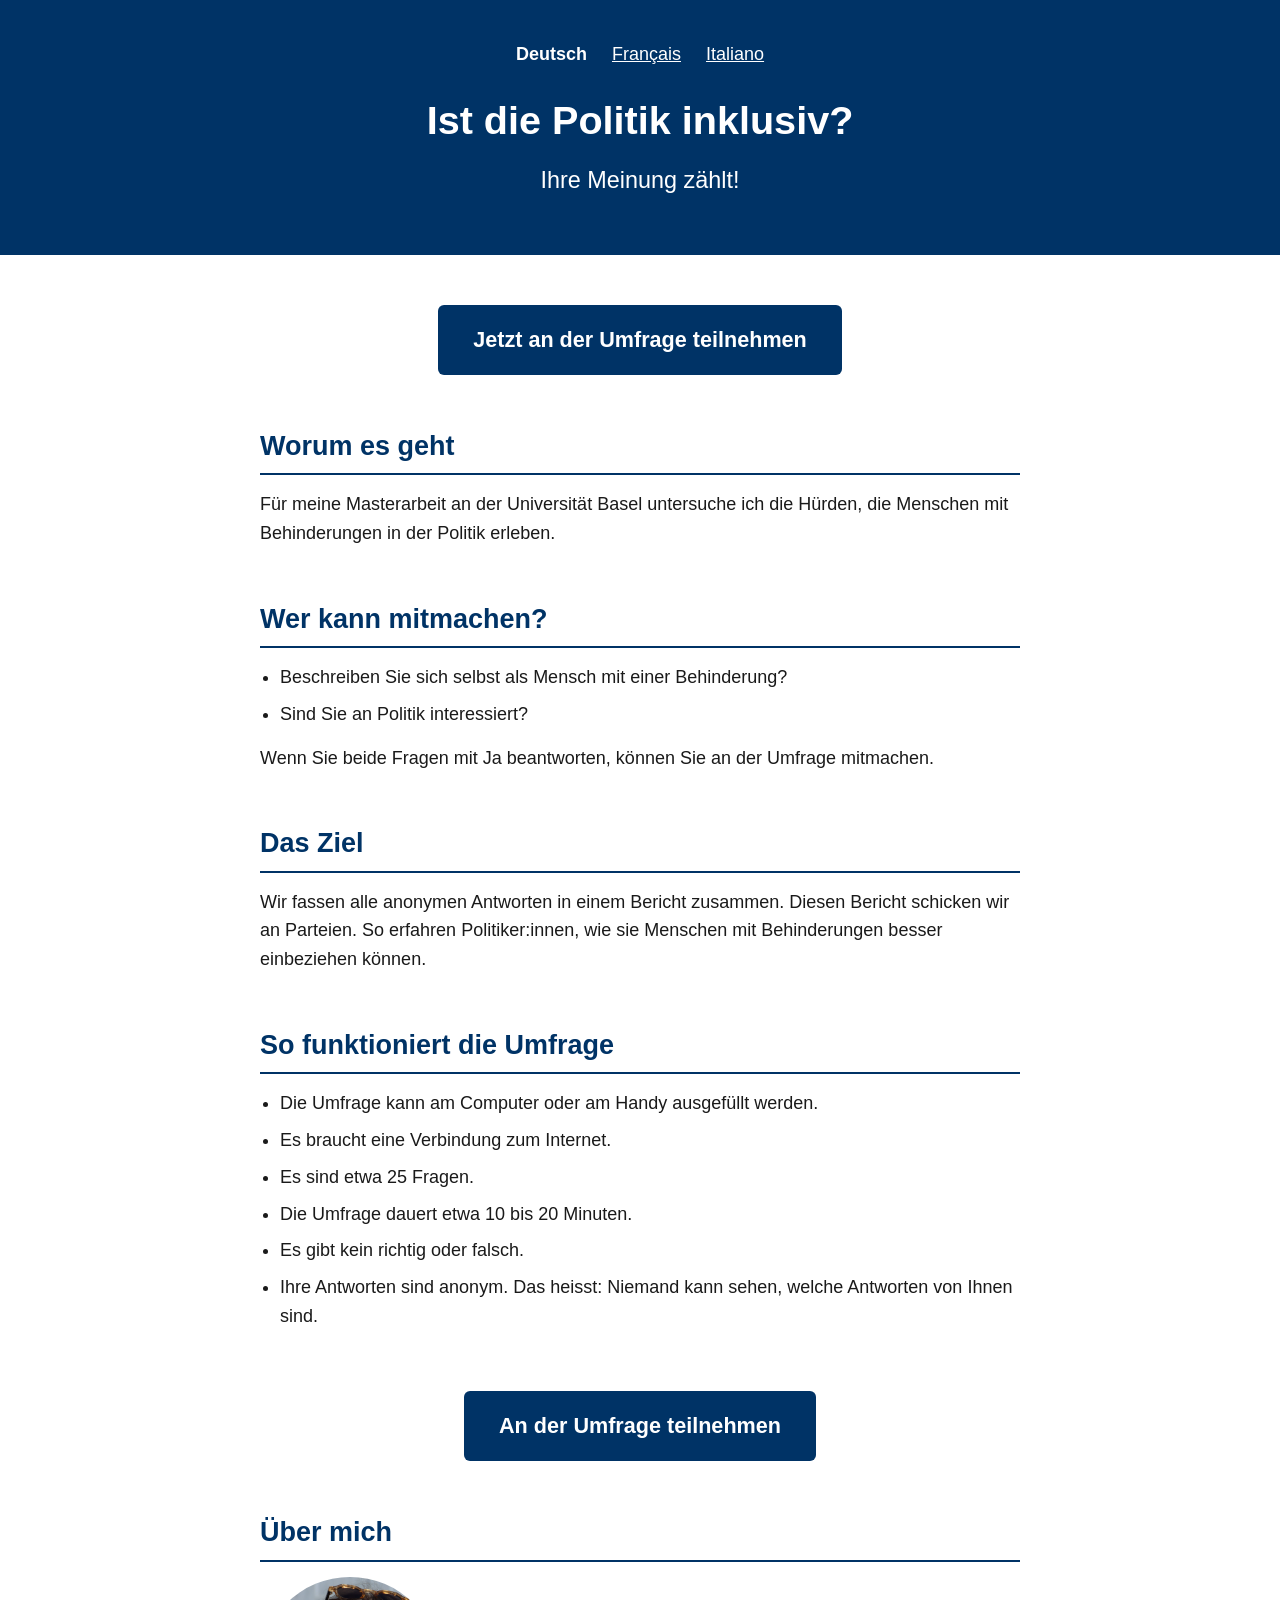
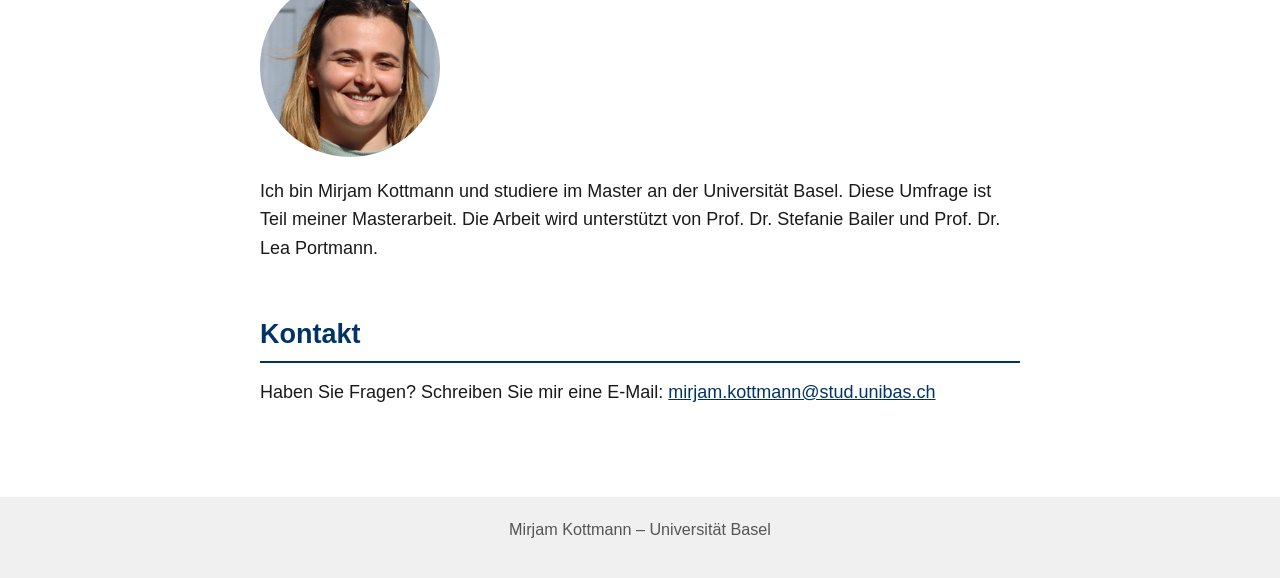
<file: index.html>
<!DOCTYPE html>
<html lang="de">
<head>
    <meta charset="UTF-8">
    <meta name="viewport" content="width=device-width, initial-scale=1.0">
    <meta name="robots" content="noindex">
    <title>Ist die Politik inklusiv? – Umfrage</title>
    <link rel="stylesheet" href="style.css">
</head>
<body>

    <header>
        <nav aria-label="Sprachauswahl">
            <a href="index.html" aria-current="page">Deutsch</a>
            <a href="index-fr.html">Français</a>
            <a href="index-it.html">Italiano</a>
        </nav>
        <h1>Ist die Politik inklusiv?</h1>
        <p class="untertitel">Ihre Meinung zählt!</p>
    </header>
    
    <main>
        <section class="umfrage-button">
    <a href="https://unibaslabss.eu.qualtrics.com/jfe/form/SV_eVTS7m2X1BOIshU" class="button" target="_blank" rel="noopener noreferrer">Jetzt an der Umfrage teilnehmen</a>
</section>

        <section>
            <h2>Worum es geht</h2>
            <p>Für meine Masterarbeit an der Universität Basel untersuche ich die Hürden, die Menschen mit Behinderungen in der Politik erleben.</p>
        </section>

        <section>
            <h2>Wer kann mitmachen?</h2>
            <ul>
                <li>Beschreiben Sie sich selbst als Mensch mit einer Behinderung?</li>
                <li>Sind Sie an Politik interessiert?</li>
            </ul>
            <p>Wenn Sie beide Fragen mit Ja beantworten, können Sie an der Umfrage mitmachen.</p>
        </section>

        <section>
            <h2>Das Ziel</h2>
            <p>Wir fassen alle anonymen Antworten in einem Bericht zusammen. Diesen Bericht schicken wir an Parteien. So erfahren Politiker:innen, wie sie Menschen mit Behinderungen besser einbeziehen können.</p>
        </section>

        <section>
            <h2>So funktioniert die Umfrage</h2>
            <ul>
                <li>Die Umfrage kann am Computer oder am Handy ausgefüllt werden.</li>
                <li>Es braucht eine Verbindung zum Internet.</li>
                <li>Es sind etwa 25 Fragen.</li>
                <li>Die Umfrage dauert etwa 10 bis 20 Minuten.</li>
                <li>Es gibt kein richtig oder falsch.</li>
                <li>Ihre Antworten sind anonym. Das heisst: Niemand kann sehen, welche Antworten von Ihnen sind.</li>
            </ul>
        </section>

        <section class="umfrage-button">
            <a href="https://unibaslabss.eu.qualtrics.com/jfe/form/SV_eVTS7m2X1BOIshU" class="button" target="_blank" rel="noopener noreferrer"> An der Umfrage teilnehmen</a>
        </section>

        <section>
            <h2>Über mich</h2>
            <img src="foto.jpg" alt="Foto von Mirjam Kottmann">
            <p>Ich bin Mirjam Kottmann und studiere im Master an der Universität Basel. Diese Umfrage ist Teil meiner Masterarbeit. Die Arbeit wird unterstützt von Prof. Dr. Stefanie Bailer und Prof. Dr. Lea Portmann.</p>
        </section>

        <section>
            <h2>Kontakt</h2>
            <p>Haben Sie Fragen? Schreiben Sie mir eine E-Mail: <a href="mailto:mirjam.kottmann@stud.unibas.ch">mirjam.kottmann@stud.unibas.ch</a></p>
        </section>

    </main>

    <footer>
        <p>Mirjam Kottmann – Universität Basel</p>
    </footer>

</body>
</html>
</file>
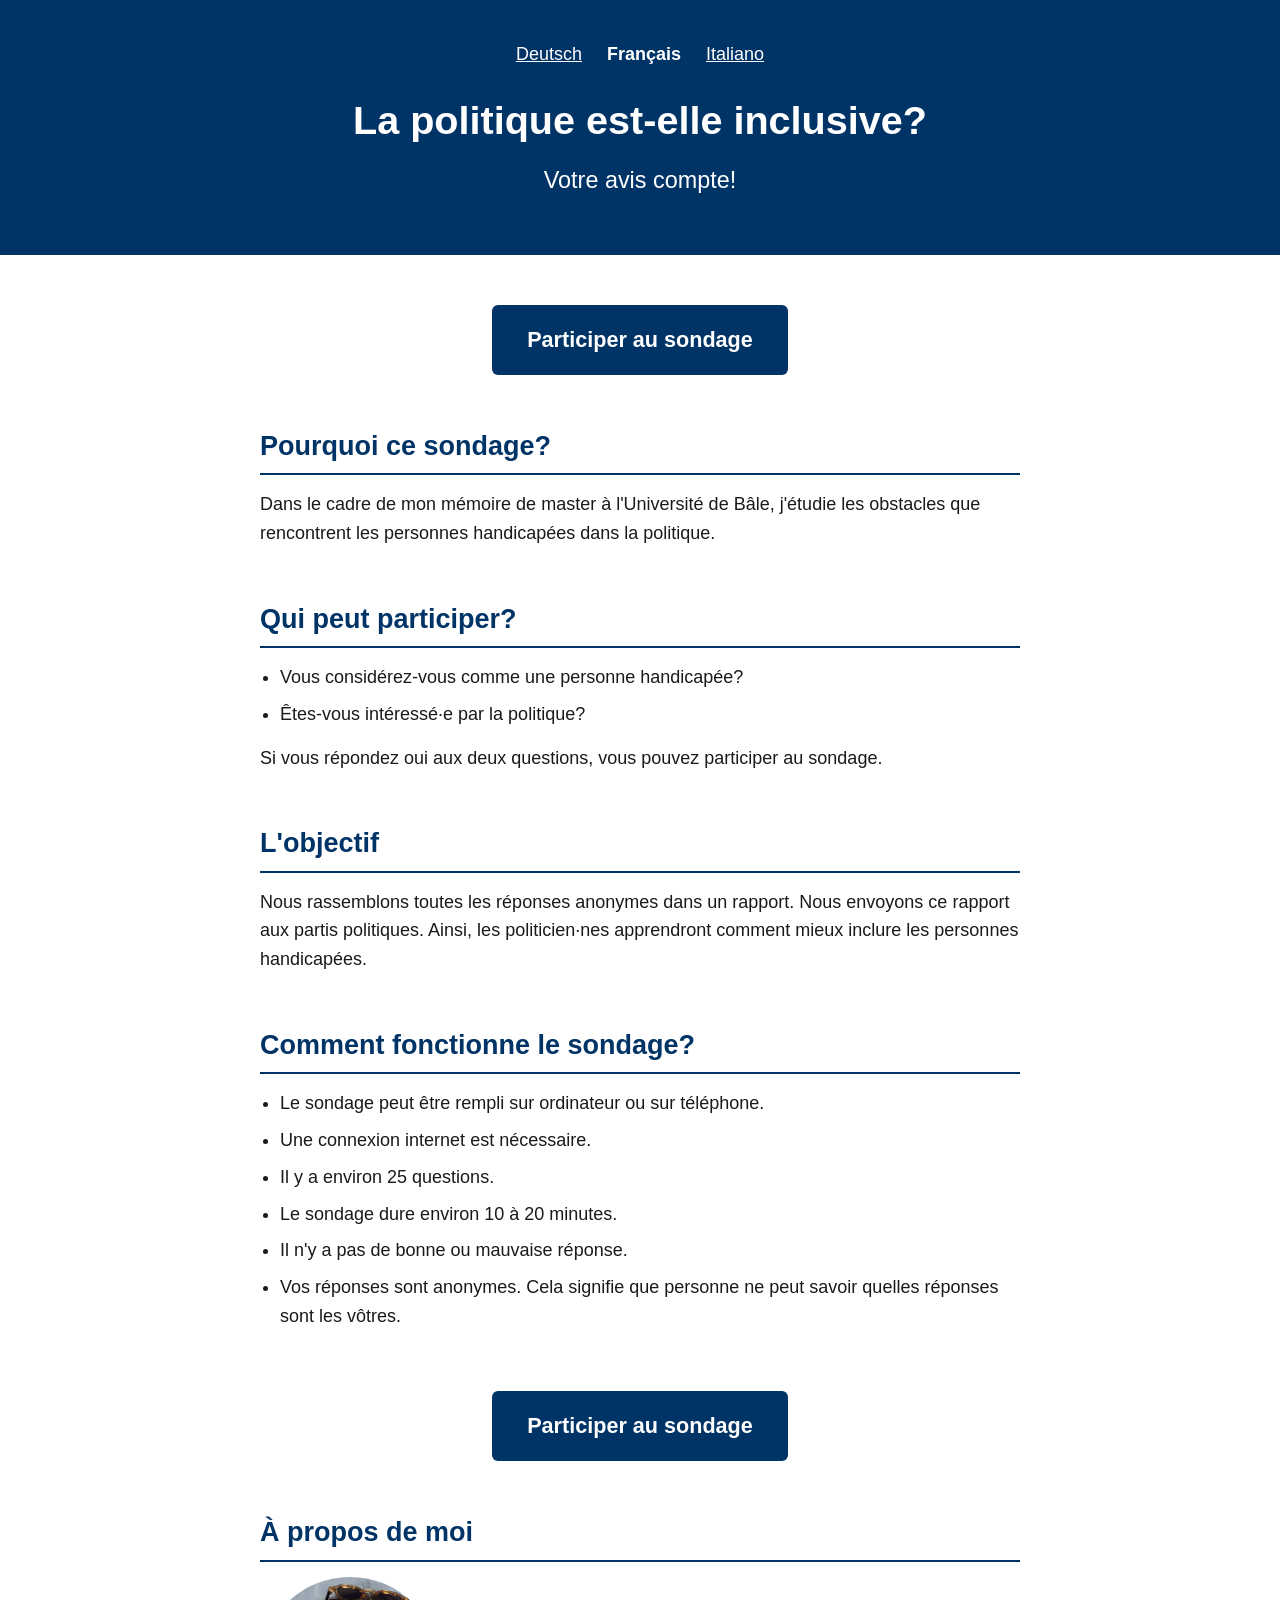
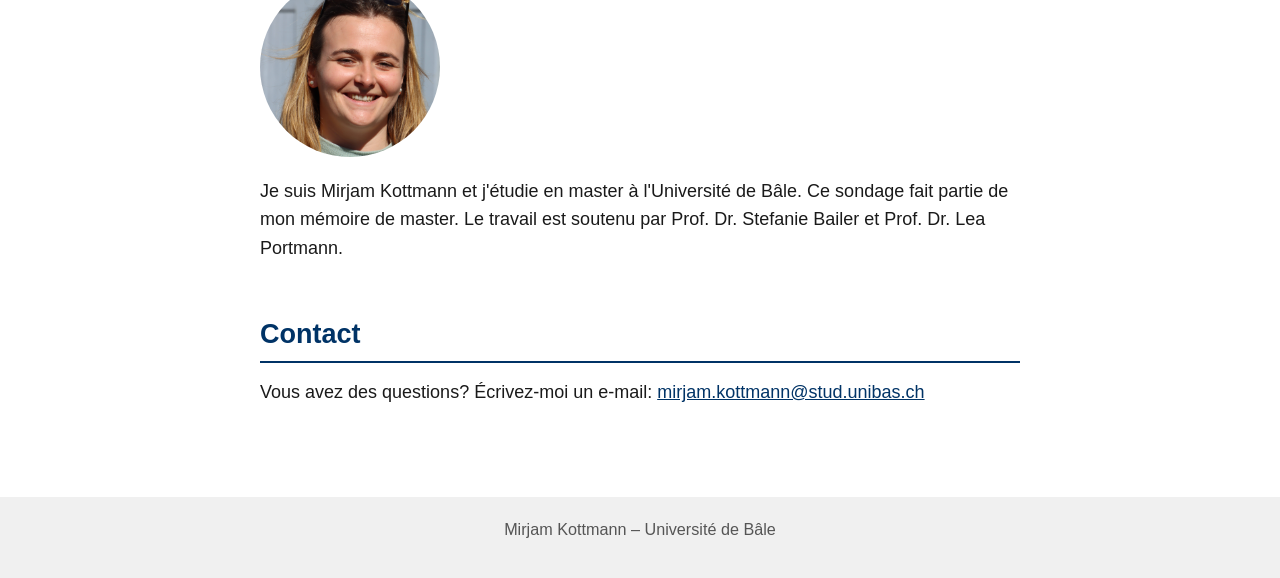
<file: index-fr.html>
<!DOCTYPE html>
<html lang="fr">
<head>
    <meta charset="UTF-8">
    <meta name="viewport" content="width=device-width, initial-scale=1.0">
    <meta name="robots" content="noindex">
    <title>La politique est-elle inclusive? – Sondage</title>
    <link rel="stylesheet" href="style.css">
</head>
<body>

    <header>
        <nav aria-label="Choix de la langue">
            <a href="index.html">Deutsch</a>
            <a href="index-fr.html" aria-current="page">Français</a>
            <a href="index-it.html">Italiano</a>
        </nav>
        <h1>La politique est-elle inclusive?</h1>
        <p class="untertitel">Votre avis compte!</p>
    </header>

    <main>
        <section class="umfrage-button">
    <a href="https://unibaslabss.eu.qualtrics.com/jfe/form/SV_eVTS7m2X1BOIshU" class="button" target="_blank" rel="noopener noreferrer">Participer au sondage</a>
</section>

        <section>
            <h2>Pourquoi ce sondage?</h2>
            <p>Dans le cadre de mon mémoire de master à l'Université de Bâle, j'étudie les obstacles que rencontrent les personnes handicapées dans la politique.</p>
        </section>

        <section>
            <h2>Qui peut participer?</h2>
            <ul>
                <li>Vous considérez-vous comme une personne handicapée?</li>
                <li>Êtes-vous intéressé·e par la politique?</li>
            </ul>
            <p>Si vous répondez oui aux deux questions, vous pouvez participer au sondage.</p>
        </section>

        <section>
            <h2>L'objectif</h2>
            <p>Nous rassemblons toutes les réponses anonymes dans un rapport. Nous envoyons ce rapport aux partis politiques. Ainsi, les politicien·nes apprendront comment mieux inclure les personnes handicapées.</p>
        </section>

        <section>
            <h2>Comment fonctionne le sondage?</h2>
            <ul>
                <li>Le sondage peut être rempli sur ordinateur ou sur téléphone.</li>
                <li>Une connexion internet est nécessaire.</li>
                <li>Il y a environ 25 questions.</li>
                <li>Le sondage dure environ 10 à 20 minutes.</li>
                <li>Il n'y a pas de bonne ou mauvaise réponse.</li>
                <li>Vos réponses sont anonymes. Cela signifie que personne ne peut savoir quelles réponses sont les vôtres.</li>
            </ul>
        </section>

        <section class="umfrage-button">
            <a href="https://unibaslabss.eu.qualtrics.com/jfe/form/SV_eVTS7m2X1BOIshU" class="button" target="_blank" rel="noopener noreferrer">Participer au sondage</a>
        </section>

        <section>
            <h2>À propos de moi</h2>
            <img src="foto.jpg" alt="Photo de Mirjam Kottmann">
            <p>Je suis Mirjam Kottmann et j'étudie en master à l'Université de Bâle. Ce sondage fait partie de mon mémoire de master. Le travail est soutenu par Prof. Dr. Stefanie Bailer et Prof. Dr. Lea Portmann.</p>
        </section>

        <section>
            <h2>Contact</h2>
            <p>Vous avez des questions? Écrivez-moi un e-mail: <a href="mailto:mirjam.kottmann@stud.unibas.ch">mirjam.kottmann@stud.unibas.ch</a></p>
        </section>

    </main>

    <footer>
        <p>Mirjam Kottmann – Université de Bâle</p>
    </footer>

</body>
</html>
</file>
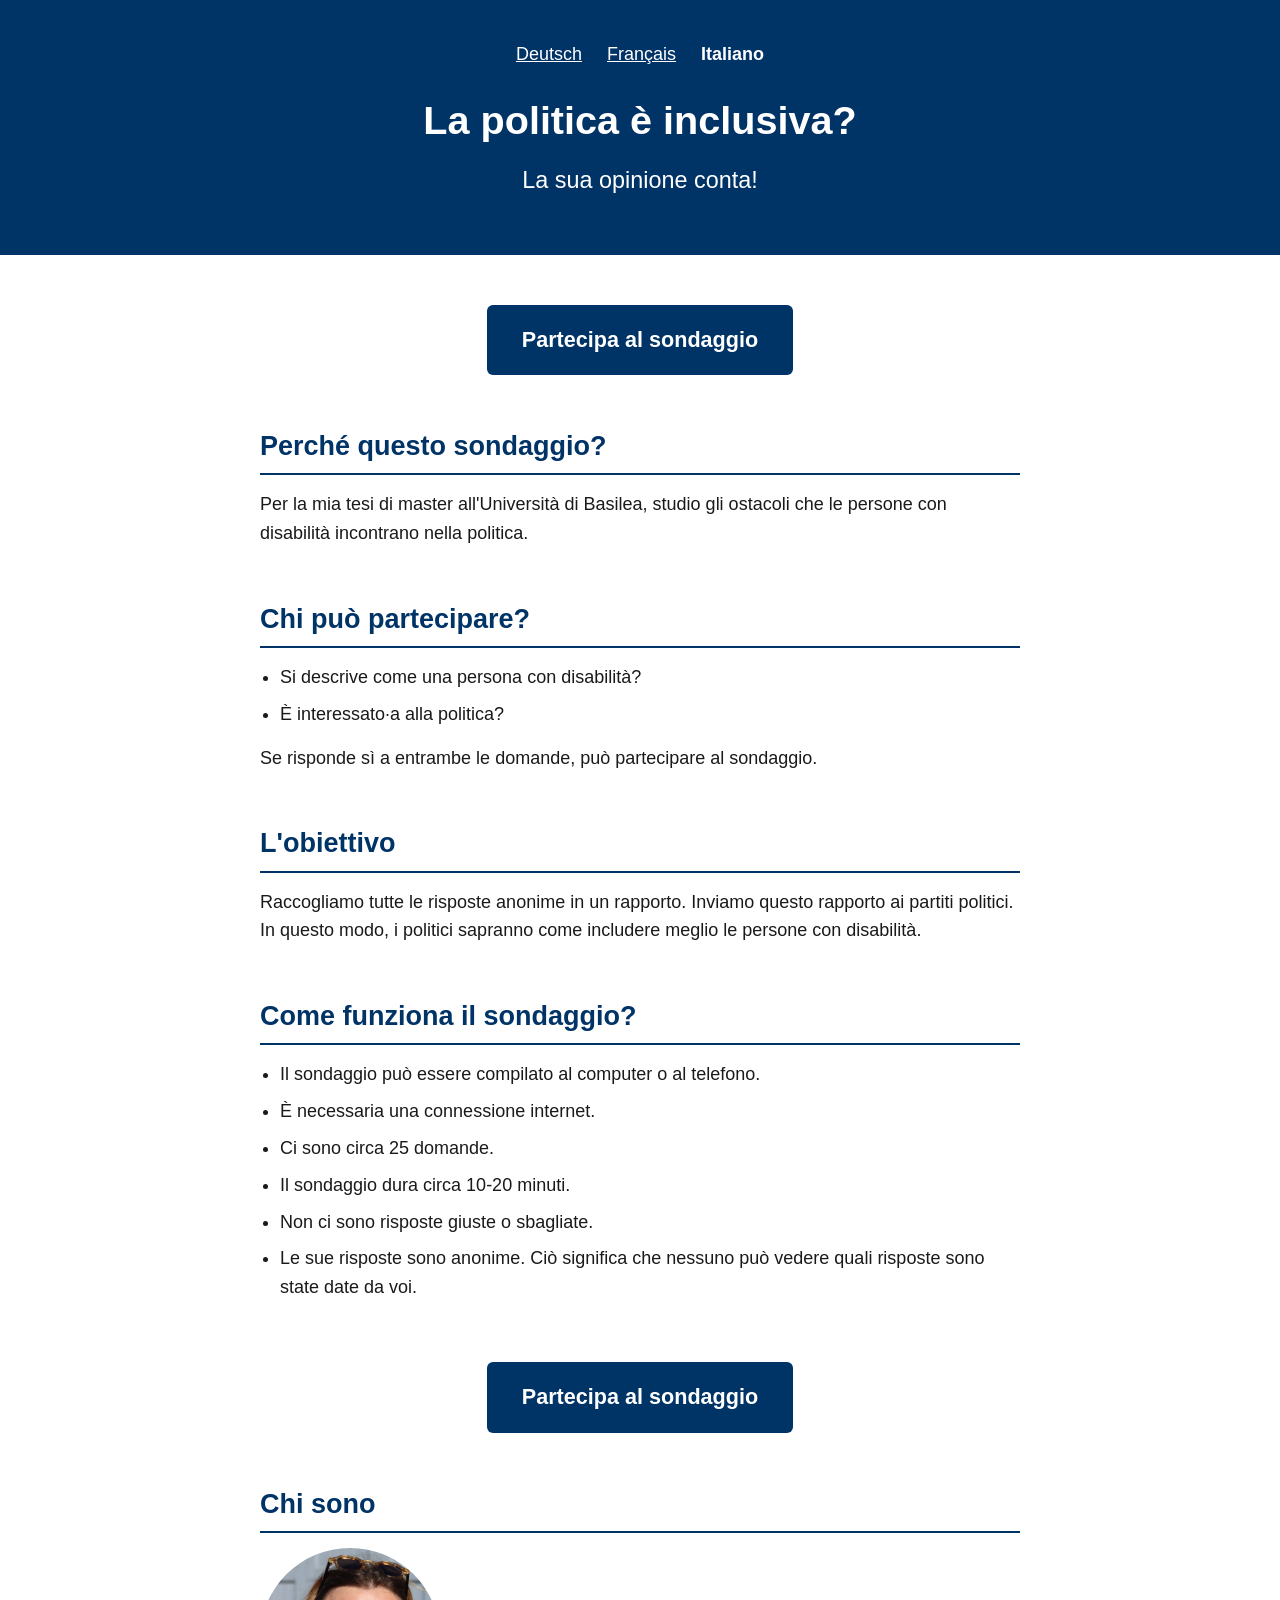
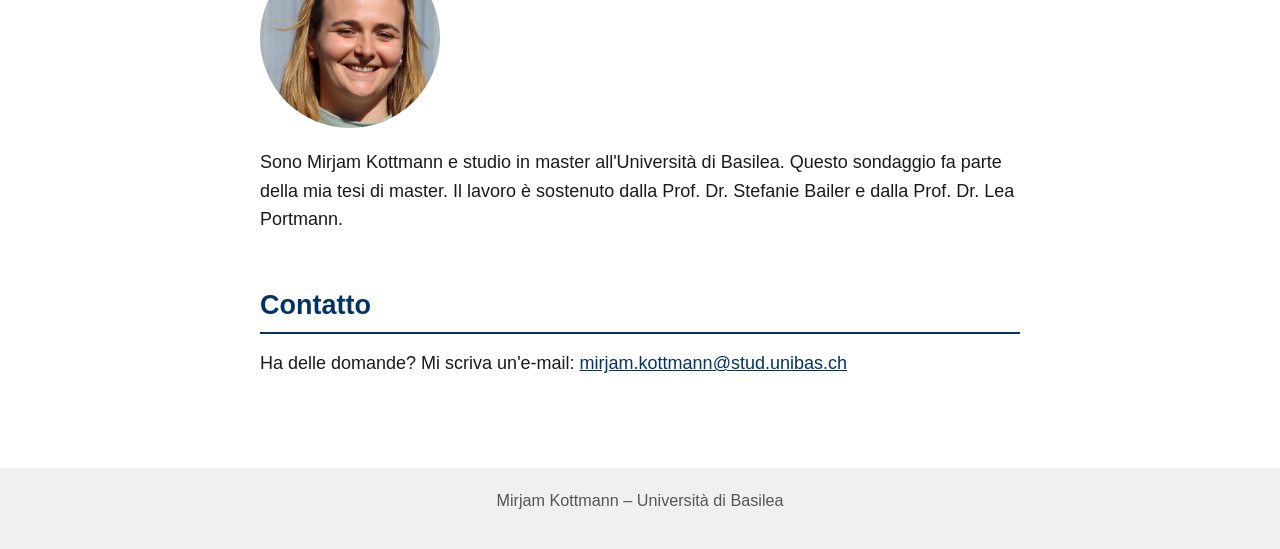
<file: index-it.html>
<!DOCTYPE html>
<html lang="it">
<head>
    <meta charset="UTF-8">
    <meta name="viewport" content="width=device-width, initial-scale=1.0">
    <meta name="robots" content="noindex">
    <title>La politica è inclusiva? – Sondaggio</title>
    <link rel="stylesheet" href="style.css">
</head>
<body>

    <header>
        <nav aria-label="Scelta della lingua">
            <a href="index.html">Deutsch</a>
            <a href="index-fr.html">Français</a>
            <a href="index-it.html" aria-current="page">Italiano</a>
        </nav>
        <h1>La politica è inclusiva?</h1>
        <p class="untertitel">La sua opinione conta!</p>
    </header>

    <main>
        <section class="umfrage-button">
    <a href="https://unibaslabss.eu.qualtrics.com/jfe/form/SV_eVTS7m2X1BOIshU" class="button" target="_blank" rel="noopener noreferrer">Partecipa al sondaggio</a>
</section>

        <section>
            <h2>Perché questo sondaggio?</h2>
            <p>Per la mia tesi di master all'Università di Basilea, studio gli ostacoli che le persone con disabilità incontrano nella politica.</p>
        </section>

        <section>
            <h2>Chi può partecipare?</h2>
            <ul>
                <li>Si descrive come una persona con disabilità?</li>
                <li>È interessato·a alla politica?</li>
            </ul>
            <p>Se risponde sì a entrambe le domande, può partecipare al sondaggio.</p>
        </section>

        <section>
            <h2>L'obiettivo</h2>
            <p>Raccogliamo tutte le risposte anonime in un rapporto. Inviamo questo rapporto ai partiti politici. In questo modo, i politici sapranno come includere meglio le persone con disabilità.</p>
        </section>

        <section>
            <h2>Come funziona il sondaggio?</h2>
            <ul>
                <li>Il sondaggio può essere compilato al computer o al telefono.</li>
                <li>È necessaria una connessione internet.</li>
                <li>Ci sono circa 25 domande.</li>
                <li>Il sondaggio dura circa 10-20 minuti.</li>
                <li>Non ci sono risposte giuste o sbagliate.</li>
                <li>Le sue risposte sono anonime. Ciò significa che nessuno può vedere quali risposte sono state date da voi.</li>
            </ul>
        </section>

        <section class="umfrage-button">
            <a href="https://unibaslabss.eu.qualtrics.com/jfe/form/SV_eVTS7m2X1BOIshU" class="button" target="_blank" rel="noopener noreferrer">Partecipa al sondaggio</a>
        </section>

        <section>
            <h2>Chi sono</h2>
            <img src="foto.jpg" alt="Foto di Mirjam Kottmann">
            <p>Sono Mirjam Kottmann e studio in master all'Università di Basilea. Questo sondaggio fa parte della mia tesi di master. Il lavoro è sostenuto dalla Prof. Dr. Stefanie Bailer e dalla Prof. Dr. Lea Portmann.</p>
        </section>

        <section>
            <h2>Contatto</h2>
            <p>Ha delle domande? Mi scriva un'e-mail: <a href="mailto:mirjam.kottmann@stud.unibas.ch">mirjam.kottmann@stud.unibas.ch</a></p>
        </section>

    </main>

    <footer>
        <p>Mirjam Kottmann – Università di Basilea</p>
    </footer>

</body>
</html>
</file>
<file: style.css>
/* Grundeinstellungen */
* {
    margin: 0;
    padding: 0;
    box-sizing: border-box;
}

body {
    font-family: 'Arial', sans-serif;
    font-size: 18px;
    line-height: 1.6;
    color: #1a1a1a;
    background-color: #ffffff;
}

/* Header */
header {
    background-color: #003366;
    color: #ffffff;
    padding: 40px 20px;
    text-align: center;
}

header h1 {
    font-size: 2.2em;
    margin-top: 20px;
}

.untertitel {
    font-size: 1.3em;
    margin-top: 10px;
}

/* Sprachauswahl */
nav {
    margin-bottom: 10px;
}

nav a {
    color: #ffffff;
    text-decoration: underline;
    margin: 0 10px;
    font-size: 1em;
}

nav a[aria-current="page"] {
    font-weight: bold;
    text-decoration: none;
}

/* Hauptinhalt */
main {
    max-width: 800px;
    margin: 0 auto;
    padding: 40px 20px;
}

section {
    margin-bottom: 50px;
}

h2 {
    font-size: 1.5em;
    color: #003366;
    margin-bottom: 15px;
    border-bottom: 2px solid #003366;
    padding-bottom: 5px;
}

p {
    margin-bottom: 15px;
}

ul {
    margin-left: 20px;
    margin-bottom: 15px;
}

ul li {
    margin-bottom: 8px;
}

/* Foto */
img {
    width: 180px;
    height: 180px;
    object-fit: cover;
    object-position: center 20%;
    border-radius: 50%;
    display: block;
    margin-bottom: 20px;
}

/* Button */
.button {
    display: inline-block;
    background-color: #003366;
    color: #ffffff;
    padding: 18px 35px;
    text-decoration: none;
    font-size: 1.2em;
    font-weight: bold;
    border-radius: 6px;
    margin-top: 10px;
}

.button:hover {
    background-color: #00509e;
}

.button:focus {
    outline: 3px solid #ffcc00;
    outline-offset: 3px;
}

/* Links */
a {
    color: #003366;
}

a:focus {
    outline: 3px solid #ffcc00;
    outline-offset: 2px;
}

/* Footer */
footer {
    background-color: #f0f0f0;
    text-align: center;
    padding: 20px;
    font-size: 0.9em;
    color: #555555;
}

/* Mobile */
@media (max-width: 600px) {
    header h1 {
        font-size: 1.6em;
    }

    body {
        font-size: 17px;
    }
}
.umfrage-button {
    text-align: center;
}
</file>
